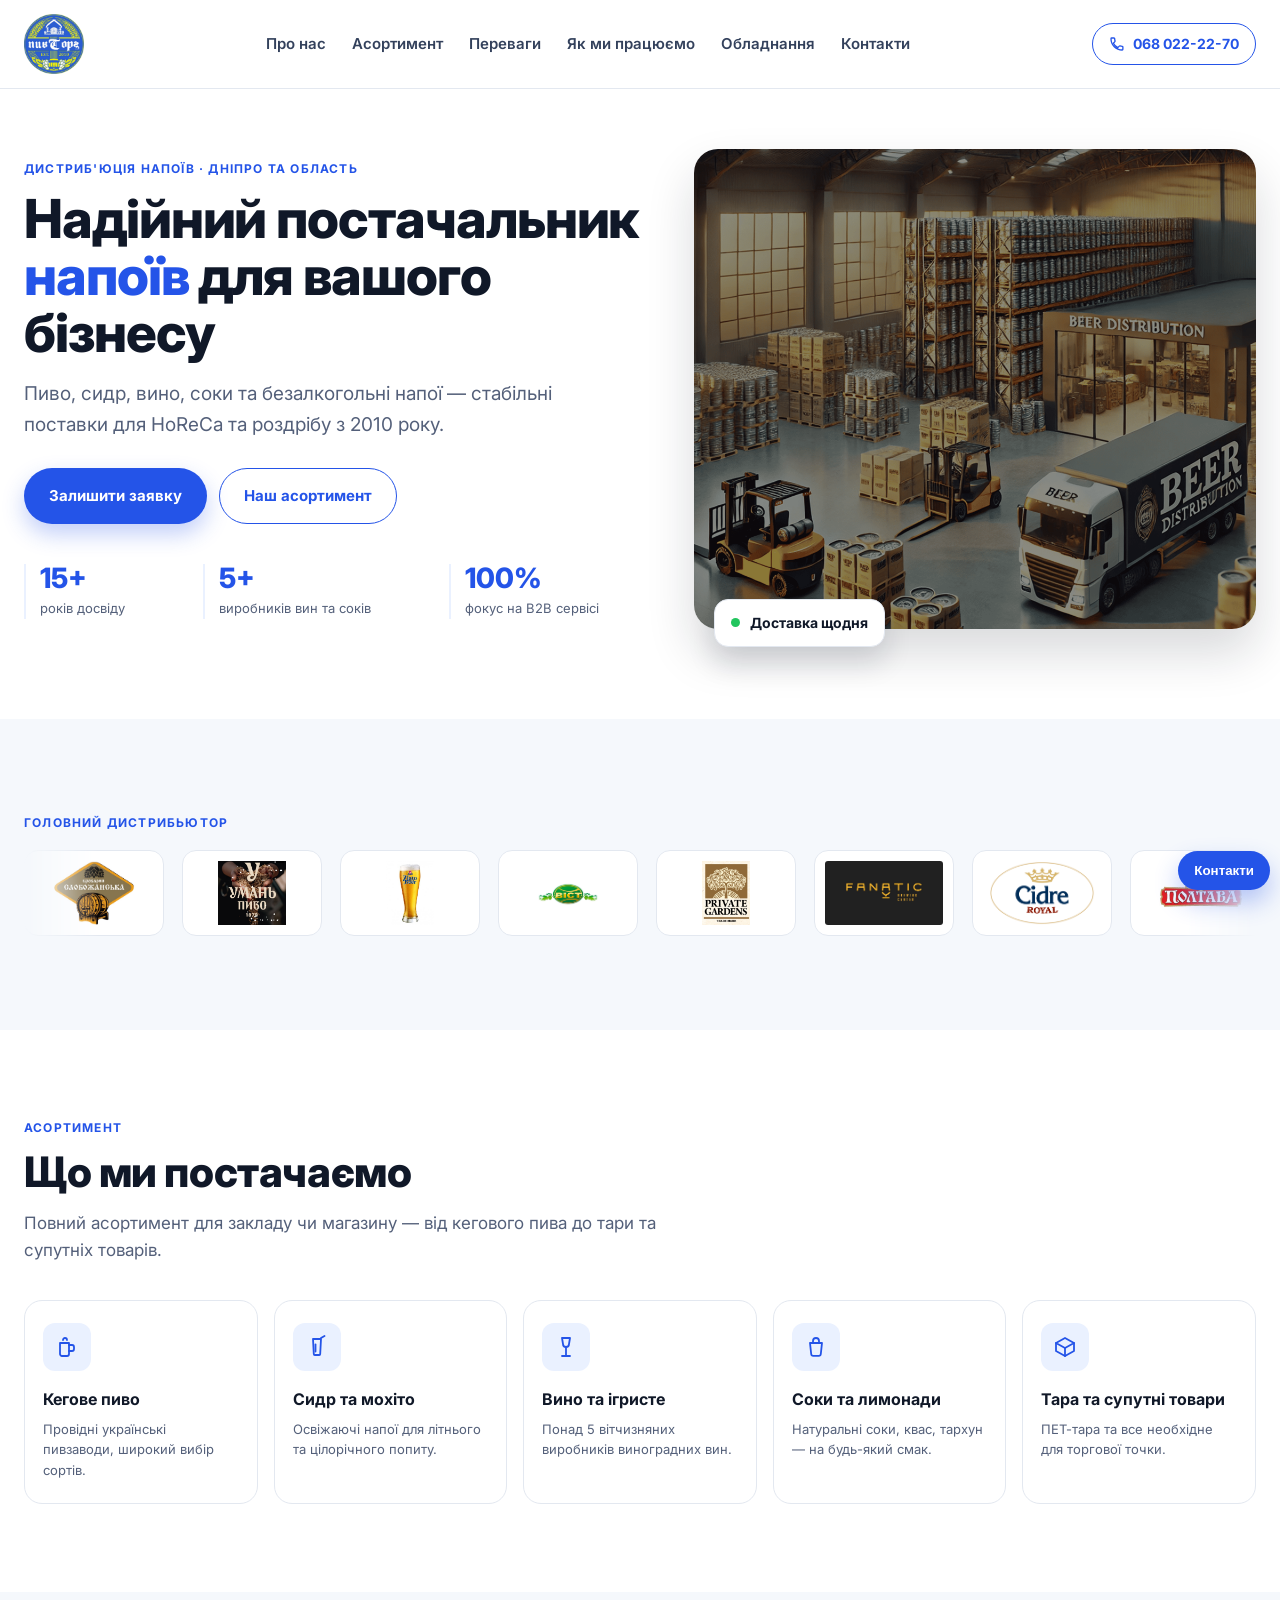
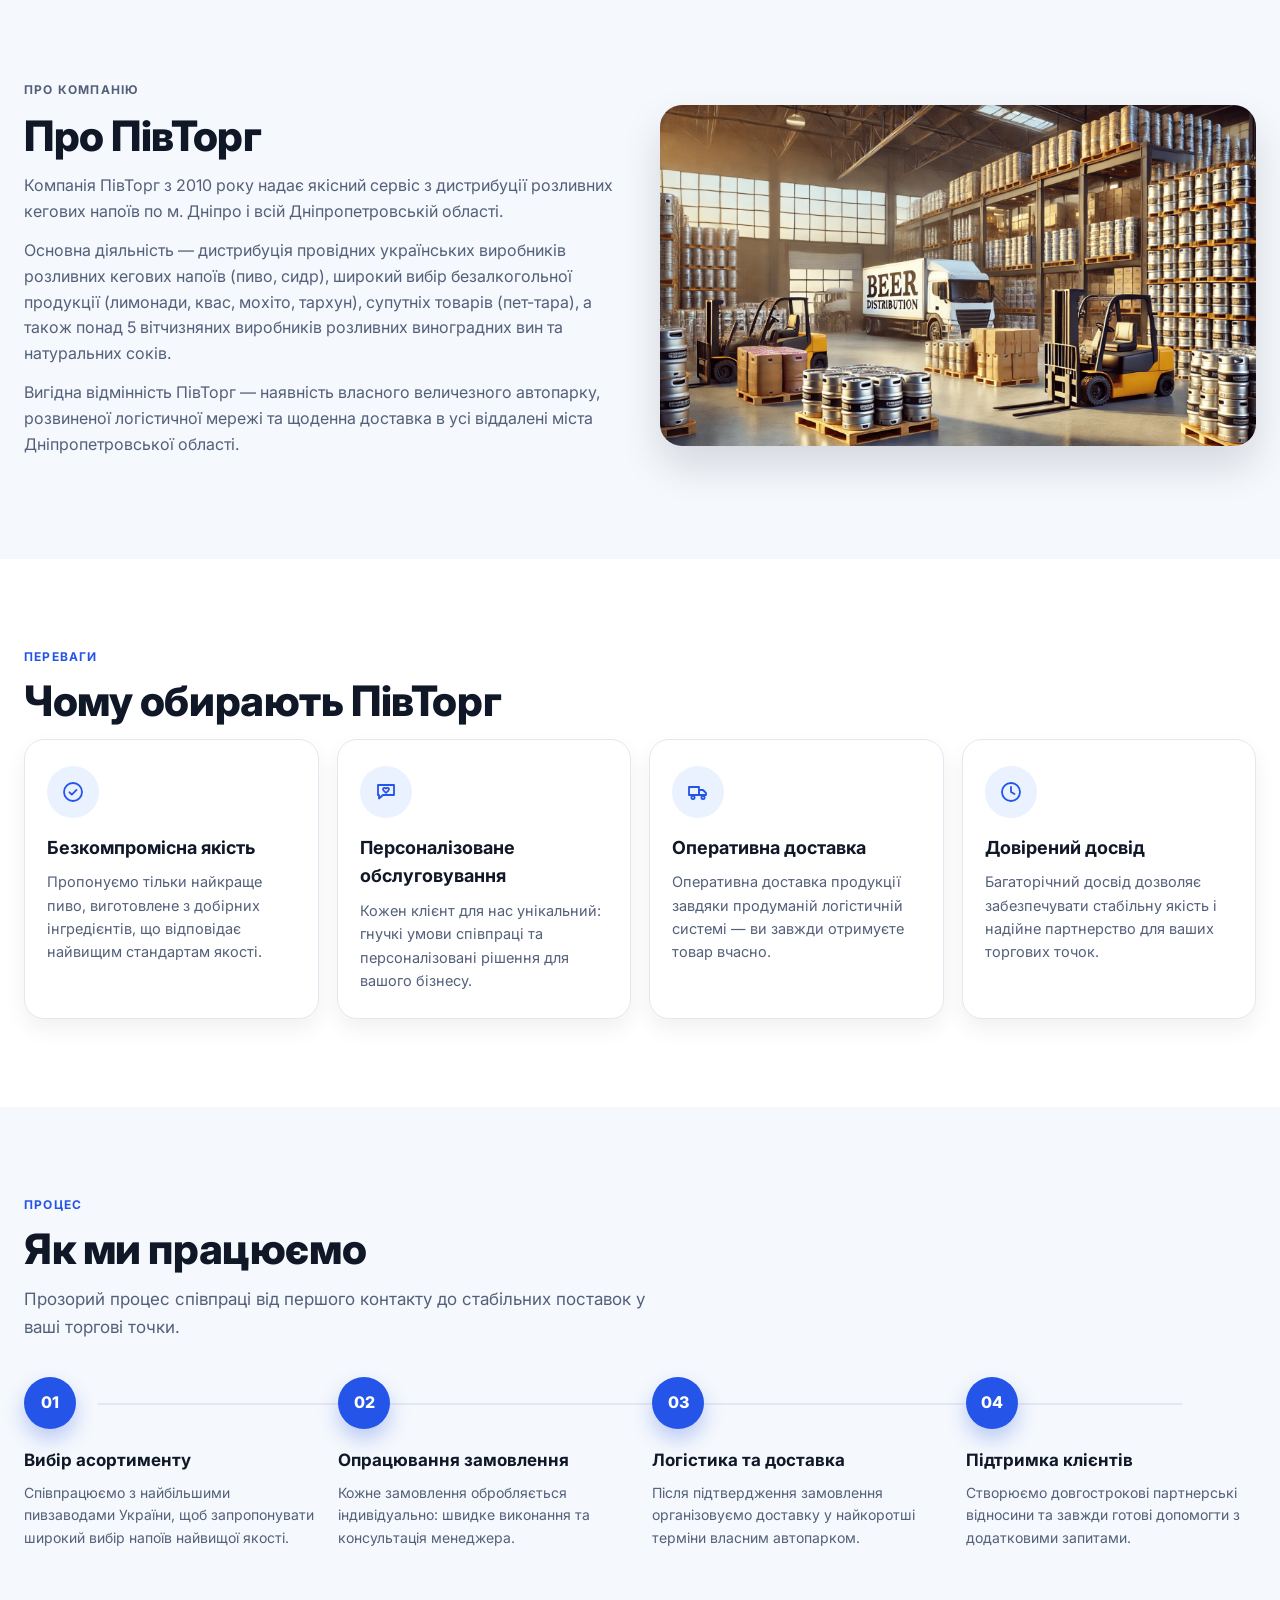
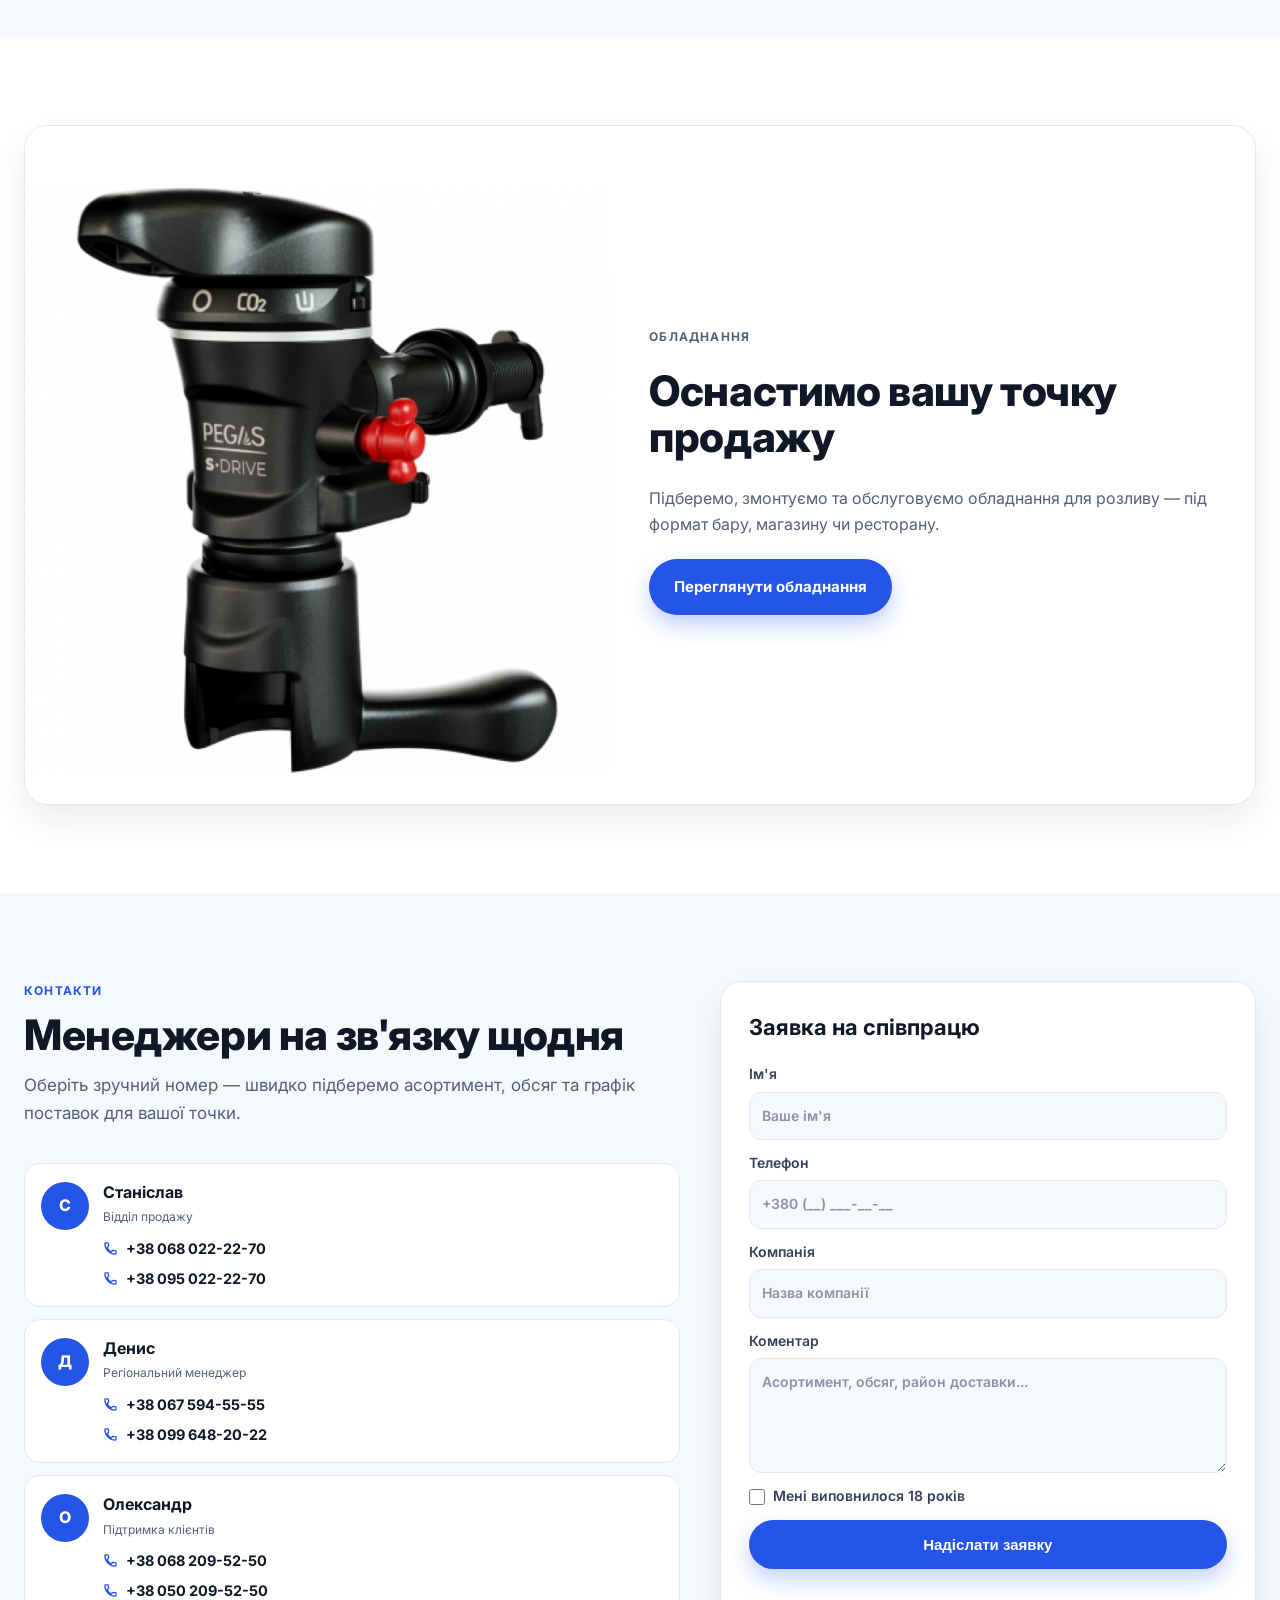
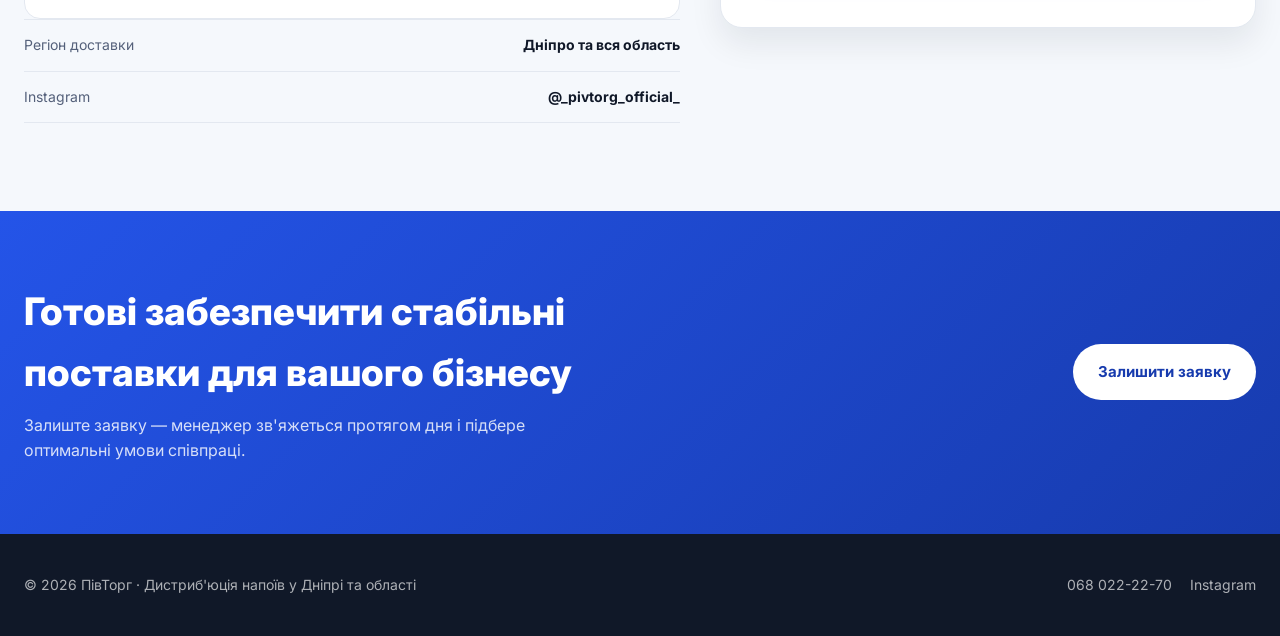
<file: index.html>
<!doctype html>
<html lang="uk">
<head>
  <meta charset="UTF-8" />
  <meta name="viewport" content="width=device-width, initial-scale=1.0" />
  <title>ПiвТорг — Надійний постачальник напоїв для вашого бізнесу</title>
  <meta name="description" content="Дистрибуція розливних кегових напоїв, сидрів та безалкогольної продукції по Дніпру і Дніпропетровській області." />
  <link rel="preconnect" href="https://fonts.googleapis.com">
  <link rel="preconnect" href="https://fonts.gstatic.com" crossorigin>
  <link href="https://fonts.googleapis.com/css2?family=Inter:wght@400;500;600;700;800&display=swap" rel="stylesheet">
  <link rel="icon" href="assets/favicon/favicon.ico" sizes="any">
  <link rel="icon" type="image/png" sizes="32x32" href="assets/favicon/favicon-32x32.png">
  <link rel="icon" type="image/png" sizes="16x16" href="assets/favicon/favicon-16x16.png">
  <link rel="apple-touch-icon" href="assets/favicon/apple-touch-icon.png">
  <link rel="stylesheet" href="styles.css" />
</head>
<body>
  <header class="header">
    <div class="container nav">
      <a href="#top" class="brand">
        <img src="assets/images/logo-main.png" alt="ПiвТорг" />
      </a>
      <nav>
        <a href="#about">Про нас</a>
        <a href="#assortment">Асортимент</a>
        <a href="#advantages">Переваги</a>
        <a href="#work">Як ми працюємо</a>
        <a href="obladnannya.html">Обладнання</a>
        <a href="#contacts">Контакти</a>
      </nav>
      <a class="phone-pill" href="tel:+380680222270">
        <svg width="16" height="16" viewBox="0 0 24 24" fill="none" stroke="currentColor" stroke-width="2" stroke-linecap="round" stroke-linejoin="round" aria-hidden="true" focusable="false"><path d="M6.6 10.8a15.6 15.6 0 0 0 6.6 6.6l2.2-2.2a1 1 0 0 1 1.02-.24c1.06.35 2.2.54 3.4.54a1 1 0 0 1 1 1V20a1 1 0 0 1-1 1C10.5 21 3 13.5 3 4a1 1 0 0 1 1-1h3.52a1 1 0 0 1 1 1c0 1.2.2 2.34.54 3.4a1 1 0 0 1-.25 1.02L6.6 10.8z"/></svg>
        068 022-22-70
      </a>
      <button class="menu-toggle" type="button" aria-label="Відкрити меню" aria-expanded="false" data-menu-toggle>
        <span></span>
        <span></span>
        <span></span>
      </button>
    </div>
  </header>
  <div class="mobile-menu" data-mobile-menu>
      <div class="mobile-menu__backdrop" data-menu-close></div>
      <div class="mobile-menu__panel">
        <div class="mobile-menu__head">
          <img src="assets/images/logo-main.png" alt="ПiвТорг" />
          <button type="button" class="mobile-menu__close" data-menu-close aria-label="Закрити меню">
            <svg viewBox="0 0 24 24" fill="none" stroke="currentColor" stroke-width="2" stroke-linecap="round" stroke-linejoin="round" aria-hidden="true" focusable="false"><path d="M6 6l12 12M18 6L6 18"/></svg>
          </button>
        </div>
        <a href="#about" data-menu-link>Про нас</a>
        <a href="#assortment" data-menu-link>Асортимент</a>
        <a href="#advantages" data-menu-link>Переваги</a>
        <a href="#work" data-menu-link>Як ми працюємо</a>
        <a href="obladnannya.html" data-menu-link>Обладнання</a>
        <a href="#contacts" data-menu-link>Контакти</a>

        <div class="mobile-menu__divider"></div>
        <p class="mobile-menu__label">Категорії</p>
        <div class="mobile-menu__chips">
          <a href="#assortment" data-menu-link>Пиво</a>
          <a href="#assortment" data-menu-link>Сидр</a>
          <a href="#assortment" data-menu-link>Вино та ігристе</a>
          <a href="#assortment" data-menu-link>Соки та лимонади</a>
          <a href="#assortment" data-menu-link>Тара</a>
        </div>

        <div class="mobile-menu__divider"></div>
        <p class="mobile-menu__label">Телефони</p>
        <div class="mobile-menu__phones">
          <a href="tel:+380680222270">
            <svg viewBox="0 0 24 24" fill="none" stroke="currentColor" stroke-width="2" stroke-linecap="round" stroke-linejoin="round" aria-hidden="true" focusable="false"><path d="M6.6 10.8a15.6 15.6 0 0 0 6.6 6.6l2.2-2.2a1 1 0 0 1 1.02-.24c1.06.35 2.2.54 3.4.54a1 1 0 0 1 1 1V20a1 1 0 0 1-1 1C10.5 21 3 13.5 3 4a1 1 0 0 1 1-1h3.52a1 1 0 0 1 1 1c0 1.2.2 2.34.54 3.4a1 1 0 0 1-.25 1.02L6.6 10.8z"/></svg>
            Станіслав · +38 068 022-22-70
          </a>
          <a href="tel:+380675945555">
            <svg viewBox="0 0 24 24" fill="none" stroke="currentColor" stroke-width="2" stroke-linecap="round" stroke-linejoin="round" aria-hidden="true" focusable="false"><path d="M6.6 10.8a15.6 15.6 0 0 0 6.6 6.6l2.2-2.2a1 1 0 0 1 1.02-.24c1.06.35 2.2.54 3.4.54a1 1 0 0 1 1 1V20a1 1 0 0 1-1 1C10.5 21 3 13.5 3 4a1 1 0 0 1 1-1h3.52a1 1 0 0 1 1 1c0 1.2.2 2.34.54 3.4a1 1 0 0 1-.25 1.02L6.6 10.8z"/></svg>
            Денис · +38 067 594-55-55
          </a>
          <a href="tel:+380682095250">
            <svg viewBox="0 0 24 24" fill="none" stroke="currentColor" stroke-width="2" stroke-linecap="round" stroke-linejoin="round" aria-hidden="true" focusable="false"><path d="M6.6 10.8a15.6 15.6 0 0 0 6.6 6.6l2.2-2.2a1 1 0 0 1 1.02-.24c1.06.35 2.2.54 3.4.54a1 1 0 0 1 1 1V20a1 1 0 0 1-1 1C10.5 21 3 13.5 3 4a1 1 0 0 1 1-1h3.52a1 1 0 0 1 1 1c0 1.2.2 2.34.54 3.4a1 1 0 0 1-.25 1.02L6.6 10.8z"/></svg>
            Олександр · +38 068 209-52-50
          </a>
        </div>

        <div class="mobile-menu__divider"></div>
        <div class="mobile-menu__social">
          <a href="https://www.instagram.com/_pivtorg_official_/" target="_blank" rel="noreferrer">
            <svg viewBox="0 0 24 24" aria-hidden="true" focusable="false"><path d="M7.5 2h9A5.5 5.5 0 0 1 22 7.5v9A5.5 5.5 0 0 1 16.5 22h-9A5.5 5.5 0 0 1 2 16.5v-9A5.5 5.5 0 0 1 7.5 2zm0 2A3.5 3.5 0 0 0 4 7.5v9A3.5 3.5 0 0 0 7.5 20h9a3.5 3.5 0 0 0 3.5-3.5v-9A3.5 3.5 0 0 0 16.5 4h-9zm10.75 1.5a1.25 1.25 0 1 1 0 2.5 1.25 1.25 0 0 1 0-2.5zM12 7a5 5 0 1 1 0 10 5 5 0 0 1 0-10zm0 2a3 3 0 1 0 0 6 3 3 0 0 0 0-6z"/></svg>
            Instagram · @_pivtorg_official_
          </a>
        </div>

        <div class="mobile-menu__divider"></div>
        <a class="btn" href="#lead" data-menu-link>Залишити заявку</a>
      </div>
  </div>

  <main id="top">
    <section class="hero">
      <div class="container hero-grid">
        <div>
          <p class="kicker">Дистриб'юція напоїв · Дніпро та область</p>
          <h1>Надійний постачальник <span>напоїв</span> для вашого бізнесу</h1>
          <p class="lead">Пиво, сидр, вино, соки та безалкогольні напої — стабільні поставки для HoReCa та роздрібу з 2010 року.</p>
          <div class="hero-ctas">
            <a class="btn" href="#lead">Залишити заявку</a>
            <a class="pill-outline" href="#assortment">Наш асортимент</a>
          </div>
          <div class="stat-row">
            <div><strong>15+</strong><p>років досвіду</p></div>
            <div><strong>5+</strong><p>виробників вин та соків</p></div>
            <div><strong>100%</strong><p>фокус на B2B сервісі</p></div>
          </div>
        </div>
        <div class="hero-photo">
          <img src="assets/images/hero-bg.png" alt="Розлив напоїв ПiвТорг" />
          <div class="hero-badge-float"><span class="dot"></span>Доставка щодня</div>
        </div>
      </div>
    </section>

    <section class="section section-soft partners">
      <div class="container partners-inner">
        <p class="kicker">Головний дистрибьютор</p>
        <div class="logo-marquee" aria-label="Логотипи партнерів">
          <div class="logo-track">
            <img src="assets/images/partner-01.jpg" alt="Партнер 1">
            <img src="assets/images/partner-02.jpg" alt="Партнер 2">
            <img src="assets/images/partner-03.jpg" alt="Партнер 3">
            <img src="assets/images/partner-04.jpg" alt="Партнер 4">
            <img src="assets/images/partner-05.jpg" alt="Партнер 5">
            <img src="assets/images/partner-06.jpg" alt="Партнер 6">
            <img src="assets/images/partner-07.png" alt="Партнер 7">
            <img src="assets/images/partner-08.jpg" alt="Партнер 8">
            <img src="assets/images/partner-09.jpg" alt="Партнер 9">
            <img src="assets/images/partner-10.jpg" alt="Партнер 10">
            <img src="assets/images/partner-11.jpg" alt="Партнер 11">
            <img src="assets/images/partner-12.jpg" alt="Партнер 12">

            <img src="assets/images/partner-01.jpg" alt="Партнер 1">
            <img src="assets/images/partner-02.jpg" alt="Партнер 2">
            <img src="assets/images/partner-03.jpg" alt="Партнер 3">
            <img src="assets/images/partner-04.jpg" alt="Партнер 4">
            <img src="assets/images/partner-05.jpg" alt="Партнер 5">
            <img src="assets/images/partner-06.jpg" alt="Партнер 6">
            <img src="assets/images/partner-07.png" alt="Партнер 7">
            <img src="assets/images/partner-08.jpg" alt="Партнер 8">
            <img src="assets/images/partner-09.jpg" alt="Партнер 9">
            <img src="assets/images/partner-10.jpg" alt="Партнер 10">
            <img src="assets/images/partner-11.jpg" alt="Партнер 11">
            <img src="assets/images/partner-12.jpg" alt="Партнер 12">
          </div>
        </div>
      </div>
    </section>

    <section id="assortment" class="section">
      <div class="container">
        <p class="kicker">Асортимент</p>
        <h2 class="section-title">Що ми постачаємо</h2>
        <p class="section-lead">Повний асортимент для закладу чи магазину — від кегового пива до тари та супутніх товарів.</p>
        <div class="category-grid">
          <article class="category-card">
            <span class="category-icon">
              <svg viewBox="0 0 24 24" fill="none" stroke="currentColor" stroke-width="1.8" stroke-linecap="round" stroke-linejoin="round" aria-hidden="true" focusable="false"><path d="M5 8h9v11a2 2 0 0 1-2 2H7a2 2 0 0 1-2-2V8z"/><path d="M14 10h3a2 2 0 0 1 2 2v2a2 2 0 0 1-2 2h-3"/><path d="M8 5c0-1 .8-2 2-2s2 1 2 2"/></svg>
            </span>
            <h3>Кегове пиво</h3>
            <p>Провідні українські пивзаводи, широкий вибір сортів.</p>
          </article>
          <article class="category-card">
            <span class="category-icon">
              <svg viewBox="0 0 24 24" fill="none" stroke="currentColor" stroke-width="1.8" stroke-linecap="round" stroke-linejoin="round" aria-hidden="true" focusable="false"><path d="M8 4h8l-.8 15a1 1 0 0 1-1 1h-4.4a1 1 0 0 1-1-1L8 4z"/><path d="M16 3l3.5-2"/><path d="M10.5 9.5v7"/></svg>
            </span>
            <h3>Сидр та мохіто</h3>
            <p>Освіжаючі напої для літнього та цілорічного попиту.</p>
          </article>
          <article class="category-card">
            <span class="category-icon">
              <svg viewBox="0 0 24 24" fill="none" stroke="currentColor" stroke-width="1.8" stroke-linecap="round" stroke-linejoin="round" aria-hidden="true" focusable="false"><path d="M8 3h8l-1 6a3 3 0 0 1-6 0L8 3z"/><path d="M12 13v8"/><path d="M8 21h8"/></svg>
            </span>
            <h3>Вино та ігристе</h3>
            <p>Понад 5 вітчизняних виробників виноградних вин.</p>
          </article>
          <article class="category-card">
            <span class="category-icon">
              <svg viewBox="0 0 24 24" fill="none" stroke="currentColor" stroke-width="1.8" stroke-linecap="round" stroke-linejoin="round" aria-hidden="true" focusable="false"><path d="M6 8h12l-1.2 11a2 2 0 0 1-2 1.8H9.2a2 2 0 0 1-2-1.8L6 8z"/><path d="M9 8V6a3 3 0 0 1 6 0v2"/></svg>
            </span>
            <h3>Соки та лимонади</h3>
            <p>Натуральні соки, квас, тархун — на будь-який смак.</p>
          </article>
          <article class="category-card">
            <span class="category-icon">
              <svg viewBox="0 0 24 24" fill="none" stroke="currentColor" stroke-width="1.8" stroke-linecap="round" stroke-linejoin="round" aria-hidden="true" focusable="false"><path d="M3 8l9-5 9 5-9 5-9-5z"/><path d="M3 8v8l9 5 9-5V8"/><path d="M12 13v8"/></svg>
            </span>
            <h3>Тара та супутні товари</h3>
            <p>ПЕТ-тара та все необхідне для торгової точки.</p>
          </article>
        </div>
      </div>
    </section>

    <section id="about" class="section section-soft">
      <div class="container about-grid">
        <div>
          <p class="kicker">Про компанію</p>
          <h2 class="section-title">Про ПiвТорг</h2>
          <p>Компанія ПiвТорг з 2010 року надає якісний сервіс з дистрибуції розливних кегових напоїв по м. Дніпро і всій Дніпропетровській області.</p>
          <p>Основна діяльність — дистрибуція провідних українських виробників розливних кегових напоїв (пиво, сидр), широкий вибір безалкогольної продукції (лимонади, квас, мохіто, тархун), супутніх товарів (пет-тара), а також понад 5 вітчизняних виробників розливних виноградних вин та натуральних соків.</p>
          <p>Вигідна відмінність ПiвТорг — наявність власного величезного автопарку, розвиненої логістичної мережі та щоденна доставка в усі віддалені міста Дніпропетровської області.</p>
        </div>
        <img src="assets/images/about-team.png" alt="Команда ПiвТорг" />
      </div>
    </section>

    <section id="advantages" class="section">
      <div class="container">
        <p class="kicker">Переваги</p>
        <h2 class="section-title">Чому обирають ПiвТорг</h2>
        <div class="advantages-grid">
          <article class="card">
            <span class="card-icon">
              <svg viewBox="0 0 24 24" fill="none" stroke="currentColor" stroke-width="1.8" stroke-linecap="round" stroke-linejoin="round" aria-hidden="true" focusable="false"><circle cx="12" cy="12" r="9"/><path d="M8.5 12.3l2.3 2.3 4.7-4.7"/></svg>
            </span>
            <h3>Безкомпромісна якість</h3>
            <p>Пропонуємо тільки найкраще пиво, виготовлене з добірних інгредієнтів, що відповідає найвищим стандартам якості.</p>
          </article>
          <article class="card">
            <span class="card-icon">
              <svg viewBox="0 0 24 24" fill="none" stroke="currentColor" stroke-width="1.8" stroke-linecap="round" stroke-linejoin="round" aria-hidden="true" focusable="false"><path d="M4 5h16v10H9l-4 3.5V15H4z"/><path d="M12 8.6c-.6-1-2.4-1-2.9.1-.4.9.1 1.6 1 2.4l1.9 1.7 1.9-1.7c.9-.8 1.4-1.5 1-2.4-.5-1.1-2.3-1.1-2.9-.1z"/></svg>
            </span>
            <h3>Персоналізоване обслуговування</h3>
            <p>Кожен клієнт для нас унікальний: гнучкі умови співпраці та персоналізовані рішення для вашого бізнесу.</p>
          </article>
          <article class="card">
            <span class="card-icon">
              <svg viewBox="0 0 24 24" fill="none" stroke="currentColor" stroke-width="1.8" stroke-linecap="round" stroke-linejoin="round" aria-hidden="true" focusable="false"><path d="M3 7h10v8H3z"/><path d="M13 10h4l3 3v2h-7z"/><circle cx="7" cy="17.5" r="1.6"/><circle cx="17" cy="17.5" r="1.6"/></svg>
            </span>
            <h3>Оперативна доставка</h3>
            <p>Оперативна доставка продукції завдяки продуманій логістичній системі — ви завжди отримуєте товар вчасно.</p>
          </article>
          <article class="card">
            <span class="card-icon">
              <svg viewBox="0 0 24 24" fill="none" stroke="currentColor" stroke-width="1.8" stroke-linecap="round" stroke-linejoin="round" aria-hidden="true" focusable="false"><circle cx="12" cy="12" r="9"/><path d="M12 7v5l3.5 2"/></svg>
            </span>
            <h3>Довірений досвід</h3>
            <p>Багаторічний досвід дозволяє забезпечувати стабільну якість і надійне партнерство для ваших торгових точок.</p>
          </article>
        </div>
      </div>
    </section>

    <section id="work" class="section section-soft">
      <div class="container">
        <p class="kicker">Процес</p>
        <h2 class="section-title">Як ми працюємо</h2>
        <p class="section-lead">Прозорий процес співпраці від першого контакту до стабільних поставок у ваші торгові точки.</p>
        <div class="process-list">
          <article class="process-step">
            <span class="process-num">01</span>
            <h3>Вибір асортименту</h3>
            <p>Співпрацюємо з найбільшими пивзаводами України, щоб запропонувати широкий вибір напоїв найвищої якості.</p>
          </article>
          <article class="process-step">
            <span class="process-num">02</span>
            <h3>Опрацювання замовлення</h3>
            <p>Кожне замовлення обробляється індивідуально: швидке виконання та консультація менеджера.</p>
          </article>
          <article class="process-step">
            <span class="process-num">03</span>
            <h3>Логістика та доставка</h3>
            <p>Після підтвердження замовлення організовуємо доставку у найкоротші терміни власним автопарком.</p>
          </article>
          <article class="process-step">
            <span class="process-num">04</span>
            <h3>Підтримка клієнтів</h3>
            <p>Створюємо довгострокові партнерські відносини та завжди готові допомогти з додатковими запитами.</p>
          </article>
        </div>
      </div>
    </section>

    <section class="section">
      <div class="container">
        <div class="teaser">
          <img src="assets/images/equipment-05.jpg" alt="Обладнання для пивного бізнесу" />
          <div class="teaser-body">
            <p class="kicker">Обладнання</p>
            <h2 class="section-title">Оснастимо вашу точку продажу</h2>
            <p>Підберемо, змонтуємо та обслуговуємо обладнання для розливу — під формат бару, магазину чи ресторану.</p>
            <a class="btn" href="obladnannya.html" style="align-self:flex-start;">Переглянути обладнання</a>
          </div>
        </div>
      </div>
    </section>

    <section id="contacts" class="section section-soft">
      <div class="container contacts-grid">
        <div>
          <p class="kicker">Контакти</p>
          <h2 class="section-title">Менеджери на зв'язку щодня</h2>
          <p class="section-lead">Оберіть зручний номер — швидко підберемо асортимент, обсяг та графік поставок для вашої точки.</p>

          <div class="manager-grid">
            <div class="manager-card">
              <span class="manager-avatar">С</span>
              <div class="manager-info">
                <h3>Станіслав</h3>
                <span>Відділ продажу</span>
                <div class="manager-phones">
                  <a href="tel:+380680222270">
                    <svg viewBox="0 0 24 24" fill="none" stroke="currentColor" stroke-width="2" stroke-linecap="round" stroke-linejoin="round" aria-hidden="true" focusable="false"><path d="M6.6 10.8a15.6 15.6 0 0 0 6.6 6.6l2.2-2.2a1 1 0 0 1 1.02-.24c1.06.35 2.2.54 3.4.54a1 1 0 0 1 1 1V20a1 1 0 0 1-1 1C10.5 21 3 13.5 3 4a1 1 0 0 1 1-1h3.52a1 1 0 0 1 1 1c0 1.2.2 2.34.54 3.4a1 1 0 0 1-.25 1.02L6.6 10.8z"/></svg>
                    +38 068 022-22-70
                  </a>
                  <a href="tel:+380950222270">
                    <svg viewBox="0 0 24 24" fill="none" stroke="currentColor" stroke-width="2" stroke-linecap="round" stroke-linejoin="round" aria-hidden="true" focusable="false"><path d="M6.6 10.8a15.6 15.6 0 0 0 6.6 6.6l2.2-2.2a1 1 0 0 1 1.02-.24c1.06.35 2.2.54 3.4.54a1 1 0 0 1 1 1V20a1 1 0 0 1-1 1C10.5 21 3 13.5 3 4a1 1 0 0 1 1-1h3.52a1 1 0 0 1 1 1c0 1.2.2 2.34.54 3.4a1 1 0 0 1-.25 1.02L6.6 10.8z"/></svg>
                    +38 095 022-22-70
                  </a>
                </div>
              </div>
            </div>
            <div class="manager-card">
              <span class="manager-avatar">Д</span>
              <div class="manager-info">
                <h3>Денис</h3>
                <span>Регіональний менеджер</span>
                <div class="manager-phones">
                  <a href="tel:+380675945555">
                    <svg viewBox="0 0 24 24" fill="none" stroke="currentColor" stroke-width="2" stroke-linecap="round" stroke-linejoin="round" aria-hidden="true" focusable="false"><path d="M6.6 10.8a15.6 15.6 0 0 0 6.6 6.6l2.2-2.2a1 1 0 0 1 1.02-.24c1.06.35 2.2.54 3.4.54a1 1 0 0 1 1 1V20a1 1 0 0 1-1 1C10.5 21 3 13.5 3 4a1 1 0 0 1 1-1h3.52a1 1 0 0 1 1 1c0 1.2.2 2.34.54 3.4a1 1 0 0 1-.25 1.02L6.6 10.8z"/></svg>
                    +38 067 594-55-55
                  </a>
                  <a href="tel:+380996482022">
                    <svg viewBox="0 0 24 24" fill="none" stroke="currentColor" stroke-width="2" stroke-linecap="round" stroke-linejoin="round" aria-hidden="true" focusable="false"><path d="M6.6 10.8a15.6 15.6 0 0 0 6.6 6.6l2.2-2.2a1 1 0 0 1 1.02-.24c1.06.35 2.2.54 3.4.54a1 1 0 0 1 1 1V20a1 1 0 0 1-1 1C10.5 21 3 13.5 3 4a1 1 0 0 1 1-1h3.52a1 1 0 0 1 1 1c0 1.2.2 2.34.54 3.4a1 1 0 0 1-.25 1.02L6.6 10.8z"/></svg>
                    +38 099 648-20-22
                  </a>
                </div>
              </div>
            </div>
            <div class="manager-card">
              <span class="manager-avatar">О</span>
              <div class="manager-info">
                <h3>Олександр</h3>
                <span>Підтримка клієнтів</span>
                <div class="manager-phones">
                  <a href="tel:+380682095250">
                    <svg viewBox="0 0 24 24" fill="none" stroke="currentColor" stroke-width="2" stroke-linecap="round" stroke-linejoin="round" aria-hidden="true" focusable="false"><path d="M6.6 10.8a15.6 15.6 0 0 0 6.6 6.6l2.2-2.2a1 1 0 0 1 1.02-.24c1.06.35 2.2.54 3.4.54a1 1 0 0 1 1 1V20a1 1 0 0 1-1 1C10.5 21 3 13.5 3 4a1 1 0 0 1 1-1h3.52a1 1 0 0 1 1 1c0 1.2.2 2.34.54 3.4a1 1 0 0 1-.25 1.02L6.6 10.8z"/></svg>
                    +38 068 209-52-50
                  </a>
                  <a href="tel:+380502095250">
                    <svg viewBox="0 0 24 24" fill="none" stroke="currentColor" stroke-width="2" stroke-linecap="round" stroke-linejoin="round" aria-hidden="true" focusable="false"><path d="M6.6 10.8a15.6 15.6 0 0 0 6.6 6.6l2.2-2.2a1 1 0 0 1 1.02-.24c1.06.35 2.2.54 3.4.54a1 1 0 0 1 1 1V20a1 1 0 0 1-1 1C10.5 21 3 13.5 3 4a1 1 0 0 1 1-1h3.52a1 1 0 0 1 1 1c0 1.2.2 2.34.54 3.4a1 1 0 0 1-.25 1.02L6.6 10.8z"/></svg>
                    +38 050 209-52-50
                  </a>
                </div>
              </div>
            </div>
          </div>

          <div class="meta-row">
            <span>Регіон доставки</span>
            <span>Дніпро та вся область</span>
          </div>
          <div class="meta-row">
            <span>Instagram</span>
            <span><a href="https://www.instagram.com/_pivtorg_official_/" target="_blank" rel="noreferrer">@_pivtorg_official_</a></span>
          </div>
        </div>

        <form id="lead" class="form" data-form>
          <h2>Заявка на співпрацю</h2>
          <div class="hp-field" aria-hidden="true">
            <label>
              Залиште це поле порожнім
              <input type="text" name="website" tabindex="-1" autocomplete="off">
            </label>
          </div>
          <label>
            Ім'я
            <input name="name" type="text" placeholder="Ваше ім'я" maxlength="100" required>
          </label>
          <label>
            Телефон
            <input name="phone" type="tel" placeholder="+380 (__) ___-__-__" maxlength="30" required>
          </label>
          <label>
            Компанія
            <input name="company" type="text" placeholder="Назва компанії" maxlength="150">
          </label>
          <label>
            Коментар
            <textarea name="message" rows="4" placeholder="Асортимент, обсяг, район доставки..." maxlength="1000"></textarea>
          </label>
          <label class="check">
            <input type="checkbox" name="age18" required>
            <span>Мені виповнилося 18 років</span>
          </label>
          <button class="btn" type="submit">Надіслати заявку</button>
          <p class="form-status" data-status></p>
        </form>
      </div>
    </section>

    <section class="closing">
      <div class="container closing-inner">
        <div>
          <h2>Готові забезпечити стабільні поставки для вашого бізнесу</h2>
          <p>Залиште заявку — менеджер зв'яжеться протягом дня і підбере оптимальні умови співпраці.</p>
        </div>
        <a class="btn" href="#lead">Залишити заявку</a>
      </div>
    </section>
  </main>

  <footer class="footer">
    <div class="container footer-grid">
      <p>© <span id="year"></span> ПiвТорг · Дистриб'юція напоїв у Дніпрі та області</p>
      <div class="footer-links">
        <a href="tel:+380680222270">068 022-22-70</a>
        <a href="https://www.instagram.com/_pivtorg_official_/" target="_blank" rel="noreferrer">Instagram</a>
      </div>
    </div>
  </footer>

  <div class="quick-contact" data-quick-contact>
    <button class="quick-contact__toggle" type="button" aria-label="Відкрити контакти" aria-expanded="false" data-quick-toggle>
      Контакти
    </button>
    <div class="quick-contact__panel">
      <a class="quick-contact__icon" href="tel:+380680222270" aria-label="Зателефонувати">
        <svg viewBox="0 0 24 24" aria-hidden="true" focusable="false">
          <path d="M6.6 10.8a15.6 15.6 0 0 0 6.6 6.6l2.2-2.2a1 1 0 0 1 1-.24c1.06.35 2.2.54 3.4.54a1 1 0 0 1 1 1V20a1 1 0 0 1-1 1C10.5 21 3 13.5 3 4a1 1 0 0 1 1-1h3.52a1 1 0 0 1 1 1c0 1.2.2 2.34.54 3.4a1 1 0 0 1-.25 1.02L6.6 10.8z"/>
        </svg>
      </a>
      <a class="quick-contact__icon" href="https://www.instagram.com/_pivtorg_official_/" target="_blank" rel="noreferrer" aria-label="Instagram ПiвТорг">
        <svg viewBox="0 0 24 24" aria-hidden="true" focusable="false">
          <path d="M7.5 2h9A5.5 5.5 0 0 1 22 7.5v9A5.5 5.5 0 0 1 16.5 22h-9A5.5 5.5 0 0 1 2 16.5v-9A5.5 5.5 0 0 1 7.5 2zm0 2A3.5 3.5 0 0 0 4 7.5v9A3.5 3.5 0 0 0 7.5 20h9a3.5 3.5 0 0 0 3.5-3.5v-9A3.5 3.5 0 0 0 16.5 4h-9zm10.75 1.5a1.25 1.25 0 1 1 0 2.5 1.25 1.25 0 0 1 0-2.5zM12 7a5 5 0 1 1 0 10 5 5 0 0 1 0-10zm0 2a3 3 0 1 0 0 6 3 3 0 0 0 0-6z"/>
        </svg>
      </a>
    </div>
  </div>

  <script src="script.js"></script>
</body>
</html>
</file>
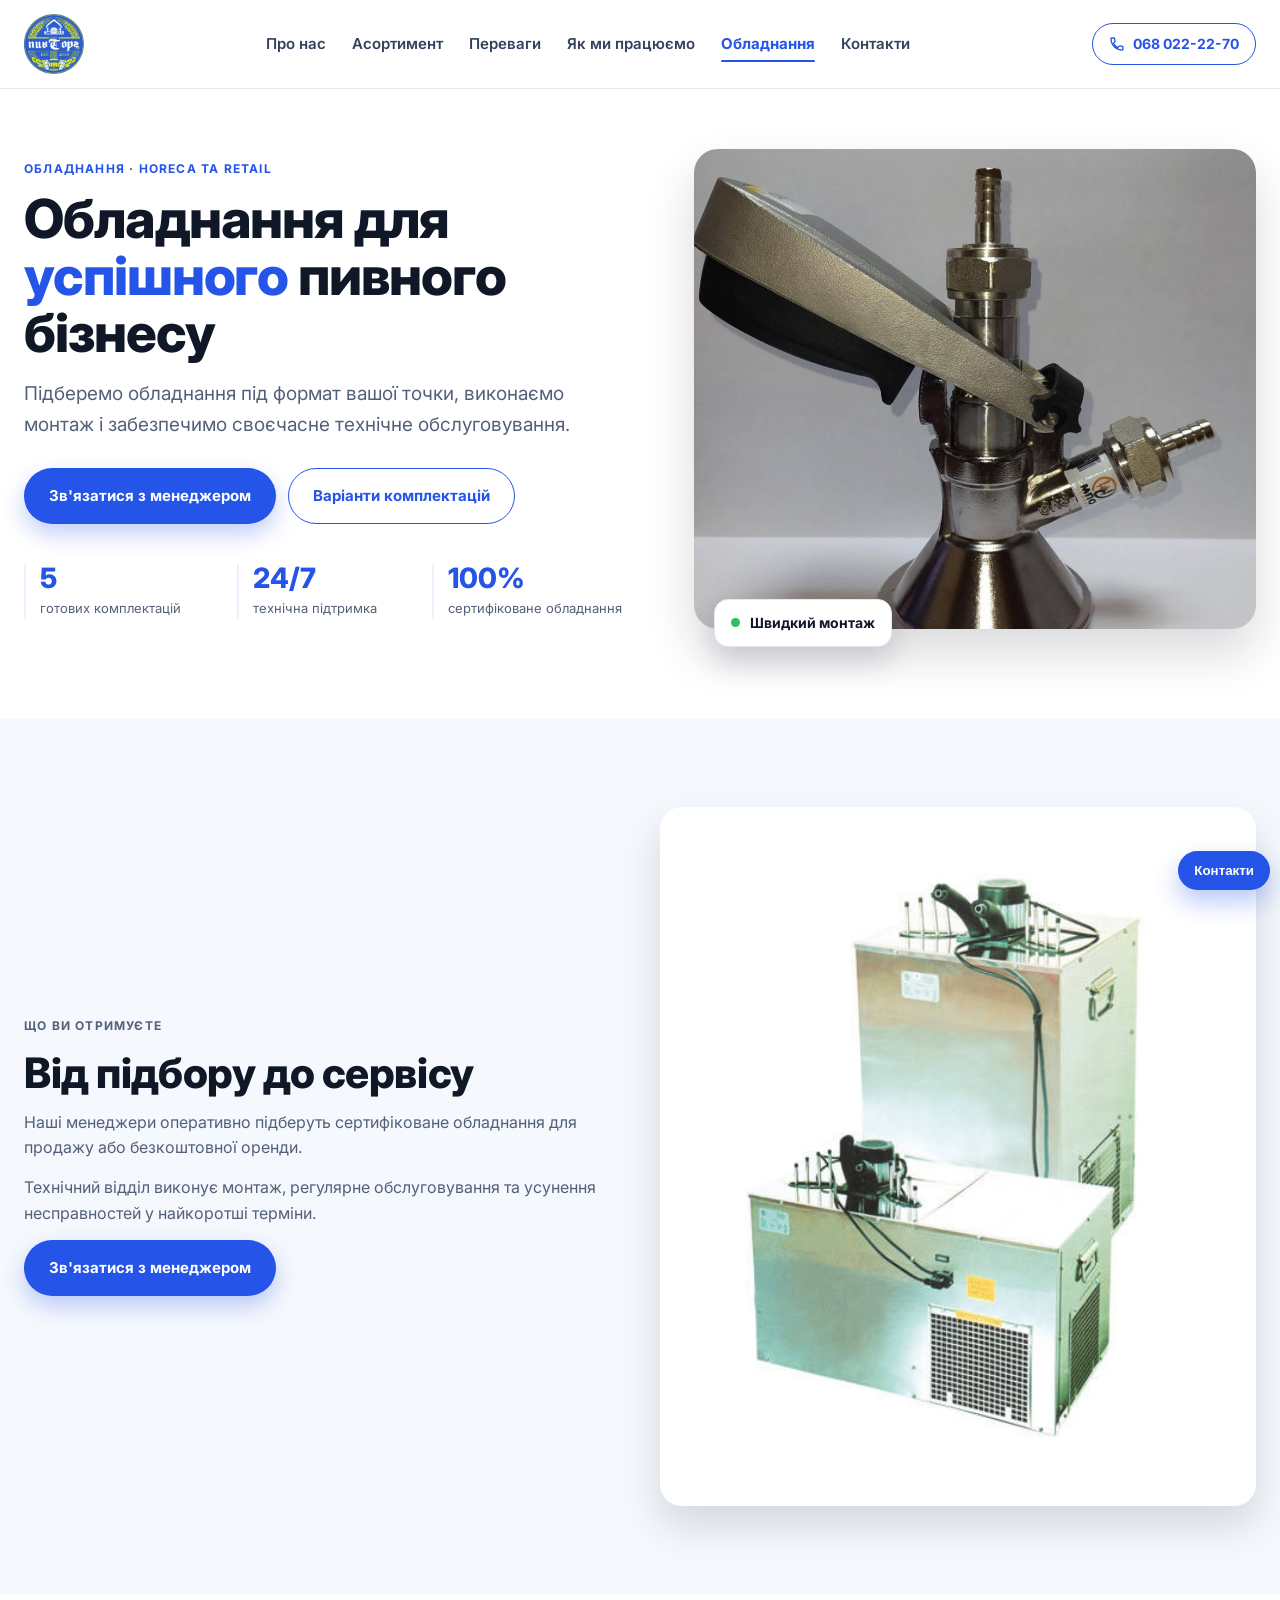
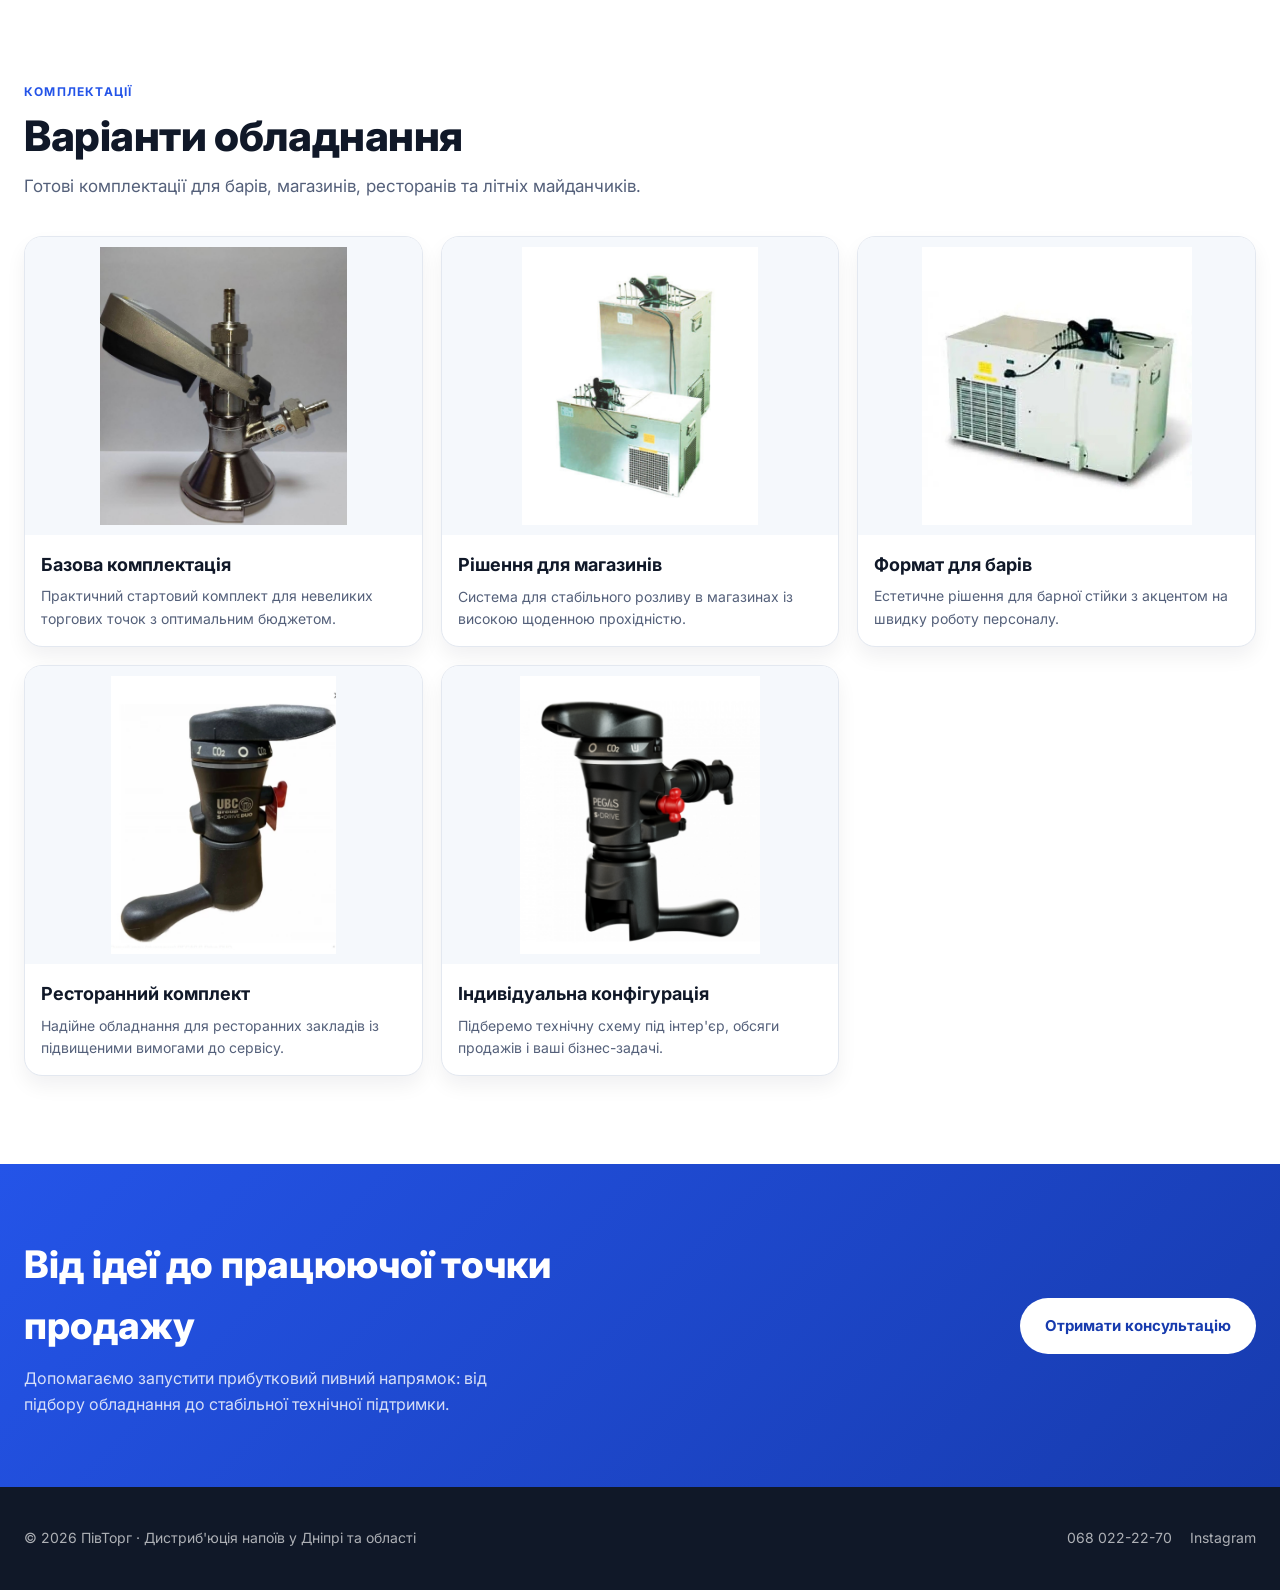
<file: obladnannya.html>
<!doctype html>
<html lang="uk">
<head>
  <meta charset="UTF-8" />
  <meta name="viewport" content="width=device-width, initial-scale=1.0" />
  <title>ПiвТорг — Обладнання</title>
  <meta name="description" content="Професійне обладнання для пивного бізнесу: підбір, монтаж і сервіс від ПiвТорг." />
  <link rel="preconnect" href="https://fonts.googleapis.com">
  <link rel="preconnect" href="https://fonts.gstatic.com" crossorigin>
  <link href="https://fonts.googleapis.com/css2?family=Inter:wght@400;500;600;700;800&display=swap" rel="stylesheet">
  <link rel="icon" href="assets/favicon/favicon.ico" sizes="any">
  <link rel="icon" type="image/png" sizes="32x32" href="assets/favicon/favicon-32x32.png">
  <link rel="icon" type="image/png" sizes="16x16" href="assets/favicon/favicon-16x16.png">
  <link rel="apple-touch-icon" href="assets/favicon/apple-touch-icon.png">
  <link rel="stylesheet" href="styles.css" />
</head>
<body>
  <header class="header">
    <div class="container nav">
      <a href="index.html#top" class="brand">
        <img src="assets/images/logo-main.png" alt="ПiвТорг" />
      </a>
      <nav>
        <a href="index.html#about">Про нас</a>
        <a href="index.html#assortment">Асортимент</a>
        <a href="index.html#advantages">Переваги</a>
        <a href="index.html#work">Як ми працюємо</a>
        <a href="obladnannya.html" aria-current="page">Обладнання</a>
        <a href="index.html#contacts">Контакти</a>
      </nav>
      <a class="phone-pill" href="tel:+380680222270">
        <svg width="16" height="16" viewBox="0 0 24 24" fill="none" stroke="currentColor" stroke-width="2" stroke-linecap="round" stroke-linejoin="round" aria-hidden="true" focusable="false"><path d="M6.6 10.8a15.6 15.6 0 0 0 6.6 6.6l2.2-2.2a1 1 0 0 1 1.02-.24c1.06.35 2.2.54 3.4.54a1 1 0 0 1 1 1V20a1 1 0 0 1-1 1C10.5 21 3 13.5 3 4a1 1 0 0 1 1-1h3.52a1 1 0 0 1 1 1c0 1.2.2 2.34.54 3.4a1 1 0 0 1-.25 1.02L6.6 10.8z"/></svg>
        068 022-22-70
      </a>
      <button class="menu-toggle" type="button" aria-label="Відкрити меню" aria-expanded="false" data-menu-toggle>
        <span></span>
        <span></span>
        <span></span>
      </button>
    </div>
  </header>
  <div class="mobile-menu" data-mobile-menu>
      <div class="mobile-menu__backdrop" data-menu-close></div>
      <div class="mobile-menu__panel">
        <div class="mobile-menu__head">
          <img src="assets/images/logo-main.png" alt="ПiвТорг" />
          <button type="button" class="mobile-menu__close" data-menu-close aria-label="Закрити меню">
            <svg viewBox="0 0 24 24" fill="none" stroke="currentColor" stroke-width="2" stroke-linecap="round" stroke-linejoin="round" aria-hidden="true" focusable="false"><path d="M6 6l12 12M18 6L6 18"/></svg>
          </button>
        </div>
        <a href="index.html#about" data-menu-link>Про нас</a>
        <a href="index.html#assortment" data-menu-link>Асортимент</a>
        <a href="index.html#advantages" data-menu-link>Переваги</a>
        <a href="index.html#work" data-menu-link>Як ми працюємо</a>
        <a href="obladnannya.html" data-menu-link>Обладнання</a>
        <a href="index.html#contacts" data-menu-link>Контакти</a>

        <div class="mobile-menu__divider"></div>
        <p class="mobile-menu__label">Категорії</p>
        <div class="mobile-menu__chips">
          <a href="index.html#assortment" data-menu-link>Пиво</a>
          <a href="index.html#assortment" data-menu-link>Сидр</a>
          <a href="index.html#assortment" data-menu-link>Вино та ігристе</a>
          <a href="index.html#assortment" data-menu-link>Соки та лимонади</a>
          <a href="index.html#assortment" data-menu-link>Тара</a>
        </div>

        <div class="mobile-menu__divider"></div>
        <p class="mobile-menu__label">Телефони</p>
        <div class="mobile-menu__phones">
          <a href="tel:+380680222270">
            <svg viewBox="0 0 24 24" fill="none" stroke="currentColor" stroke-width="2" stroke-linecap="round" stroke-linejoin="round" aria-hidden="true" focusable="false"><path d="M6.6 10.8a15.6 15.6 0 0 0 6.6 6.6l2.2-2.2a1 1 0 0 1 1.02-.24c1.06.35 2.2.54 3.4.54a1 1 0 0 1 1 1V20a1 1 0 0 1-1 1C10.5 21 3 13.5 3 4a1 1 0 0 1 1-1h3.52a1 1 0 0 1 1 1c0 1.2.2 2.34.54 3.4a1 1 0 0 1-.25 1.02L6.6 10.8z"/></svg>
            Станіслав · +38 068 022-22-70
          </a>
          <a href="tel:+380675945555">
            <svg viewBox="0 0 24 24" fill="none" stroke="currentColor" stroke-width="2" stroke-linecap="round" stroke-linejoin="round" aria-hidden="true" focusable="false"><path d="M6.6 10.8a15.6 15.6 0 0 0 6.6 6.6l2.2-2.2a1 1 0 0 1 1.02-.24c1.06.35 2.2.54 3.4.54a1 1 0 0 1 1 1V20a1 1 0 0 1-1 1C10.5 21 3 13.5 3 4a1 1 0 0 1 1-1h3.52a1 1 0 0 1 1 1c0 1.2.2 2.34.54 3.4a1 1 0 0 1-.25 1.02L6.6 10.8z"/></svg>
            Денис · +38 067 594-55-55
          </a>
          <a href="tel:+380682095250">
            <svg viewBox="0 0 24 24" fill="none" stroke="currentColor" stroke-width="2" stroke-linecap="round" stroke-linejoin="round" aria-hidden="true" focusable="false"><path d="M6.6 10.8a15.6 15.6 0 0 0 6.6 6.6l2.2-2.2a1 1 0 0 1 1.02-.24c1.06.35 2.2.54 3.4.54a1 1 0 0 1 1 1V20a1 1 0 0 1-1 1C10.5 21 3 13.5 3 4a1 1 0 0 1 1-1h3.52a1 1 0 0 1 1 1c0 1.2.2 2.34.54 3.4a1 1 0 0 1-.25 1.02L6.6 10.8z"/></svg>
            Олександр · +38 068 209-52-50
          </a>
        </div>

        <div class="mobile-menu__divider"></div>
        <div class="mobile-menu__social">
          <a href="https://www.instagram.com/_pivtorg_official_/" target="_blank" rel="noreferrer">
            <svg viewBox="0 0 24 24" aria-hidden="true" focusable="false"><path d="M7.5 2h9A5.5 5.5 0 0 1 22 7.5v9A5.5 5.5 0 0 1 16.5 22h-9A5.5 5.5 0 0 1 2 16.5v-9A5.5 5.5 0 0 1 7.5 2zm0 2A3.5 3.5 0 0 0 4 7.5v9A3.5 3.5 0 0 0 7.5 20h9a3.5 3.5 0 0 0 3.5-3.5v-9A3.5 3.5 0 0 0 16.5 4h-9zm10.75 1.5a1.25 1.25 0 1 1 0 2.5 1.25 1.25 0 0 1 0-2.5zM12 7a5 5 0 1 1 0 10 5 5 0 0 1 0-10zm0 2a3 3 0 1 0 0 6 3 3 0 0 0 0-6z"/></svg>
            Instagram · @_pivtorg_official_
          </a>
        </div>

        <div class="mobile-menu__divider"></div>
        <a class="btn" href="index.html#lead" data-menu-link>Залишити заявку</a>
      </div>
  </div>

  <main>
    <section class="hero">
      <div class="container hero-grid">
        <div>
          <p class="kicker">Обладнання · HoReCa та Retail</p>
          <h1>Обладнання для <span>успішного</span> пивного бізнесу</h1>
          <p class="lead">Підберемо обладнання під формат вашої точки, виконаємо монтаж і забезпечимо своєчасне технічне обслуговування.</p>
          <div class="hero-ctas">
            <a class="btn" href="index.html#lead">Зв'язатися з менеджером</a>
            <a class="pill-outline" href="#variants">Варіанти комплектацій</a>
          </div>
          <div class="stat-row">
            <div><strong>5</strong><p>готових комплектацій</p></div>
            <div><strong>24/7</strong><p>технічна підтримка</p></div>
            <div><strong>100%</strong><p>сертифіковане обладнання</p></div>
          </div>
        </div>
        <div class="hero-photo">
          <img src="assets/images/equipment-01.jpg" alt="Обладнання для розливу напоїв" />
          <div class="hero-badge-float"><span class="dot"></span>Швидкий монтаж</div>
        </div>
      </div>
    </section>

    <section class="section section-soft">
      <div class="container about-grid">
        <div>
          <p class="kicker">Що ви отримуєте</p>
          <h2 class="section-title">Від підбору до сервісу</h2>
          <p>Наші менеджери оперативно підберуть сертифіковане обладнання для продажу або безкоштовної оренди.</p>
          <p>Технічний відділ виконує монтаж, регулярне обслуговування та усунення несправностей у найкоротші терміни.</p>
          <a class="btn" href="index.html#contacts">Зв'язатися з менеджером</a>
        </div>
        <img src="assets/images/equipment-02.jpg" alt="Комплектація обладнання" />
      </div>
    </section>

    <section id="variants" class="section">
      <div class="container">
        <p class="kicker">Комплектації</p>
        <h2 class="section-title">Варіанти обладнання</h2>
        <p class="section-lead">Готові комплектації для барів, магазинів, ресторанів та літніх майданчиків.</p>
        <div class="equipment-grid">
          <article class="equipment-card">
            <img src="assets/images/equipment-01.jpg" alt="Комплектація обладнання 1" />
            <div class="equipment-card__body">
              <h3>Базова комплектація</h3>
              <p>Практичний стартовий комплект для невеликих торгових точок з оптимальним бюджетом.</p>
            </div>
          </article>
          <article class="equipment-card">
            <img src="assets/images/equipment-02.jpg" alt="Комплектація обладнання 2" />
            <div class="equipment-card__body">
              <h3>Рішення для магазинів</h3>
              <p>Система для стабільного розливу в магазинах із високою щоденною прохідністю.</p>
            </div>
          </article>
          <article class="equipment-card">
            <img src="assets/images/equipment-03.jpg" alt="Комплектація обладнання 3" />
            <div class="equipment-card__body">
              <h3>Формат для барів</h3>
              <p>Естетичне рішення для барної стійки з акцентом на швидку роботу персоналу.</p>
            </div>
          </article>
          <article class="equipment-card">
            <img src="assets/images/equipment-04.jpg" alt="Комплектація обладнання 4" />
            <div class="equipment-card__body">
              <h3>Ресторанний комплект</h3>
              <p>Надійне обладнання для ресторанних закладів із підвищеними вимогами до сервісу.</p>
            </div>
          </article>
          <article class="equipment-card">
            <img src="assets/images/equipment-05.jpg" alt="Комплектація обладнання 5" />
            <div class="equipment-card__body">
              <h3>Індивідуальна конфігурація</h3>
              <p>Підберемо технічну схему під інтер'єр, обсяги продажів і ваші бізнес-задачі.</p>
            </div>
          </article>
        </div>
      </div>
    </section>

    <section class="closing">
      <div class="container closing-inner">
        <div>
          <h2>Від ідеї до працюючої точки продажу</h2>
          <p>Допомагаємо запустити прибутковий пивний напрямок: від підбору обладнання до стабільної технічної підтримки.</p>
        </div>
        <a class="btn" href="index.html#lead">Отримати консультацію</a>
      </div>
    </section>
  </main>

  <footer class="footer">
    <div class="container footer-grid">
      <p>© <span id="year"></span> ПiвТорг · Дистриб'юція напоїв у Дніпрі та області</p>
      <div class="footer-links">
        <a href="tel:+380680222270">068 022-22-70</a>
        <a href="https://www.instagram.com/_pivtorg_official_/" target="_blank" rel="noreferrer">Instagram</a>
      </div>
    </div>
  </footer>

  <div class="quick-contact" data-quick-contact>
    <button class="quick-contact__toggle" type="button" aria-label="Відкрити контакти" aria-expanded="false" data-quick-toggle>
      Контакти
    </button>
    <div class="quick-contact__panel">
      <a class="quick-contact__icon" href="tel:+380680222270" aria-label="Зателефонувати">
        <svg viewBox="0 0 24 24" aria-hidden="true" focusable="false">
          <path d="M6.6 10.8a15.6 15.6 0 0 0 6.6 6.6l2.2-2.2a1 1 0 0 1 1-.24c1.06.35 2.2.54 3.4.54a1 1 0 0 1 1 1V20a1 1 0 0 1-1 1C10.5 21 3 13.5 3 4a1 1 0 0 1 1-1h3.52a1 1 0 0 1 1 1c0 1.2.2 2.34.54 3.4a1 1 0 0 1-.25 1.02L6.6 10.8z"/>
        </svg>
      </a>
      <a class="quick-contact__icon" href="https://www.instagram.com/_pivtorg_official_/" target="_blank" rel="noreferrer" aria-label="Instagram ПiвТорг">
        <svg viewBox="0 0 24 24" aria-hidden="true" focusable="false">
          <path d="M7.5 2h9A5.5 5.5 0 0 1 22 7.5v9A5.5 5.5 0 0 1 16.5 22h-9A5.5 5.5 0 0 1 2 16.5v-9A5.5 5.5 0 0 1 7.5 2zm0 2A3.5 3.5 0 0 0 4 7.5v9A3.5 3.5 0 0 0 7.5 20h9a3.5 3.5 0 0 0 3.5-3.5v-9A3.5 3.5 0 0 0 16.5 4h-9zm10.75 1.5a1.25 1.25 0 1 1 0 2.5 1.25 1.25 0 0 1 0-2.5zM12 7a5 5 0 1 1 0 10 5 5 0 0 1 0-10zm0 2a3 3 0 1 0 0 6 3 3 0 0 0 0-6z"/>
        </svg>
      </a>
    </div>
  </div>

  <script src="script.js"></script>
</body>
</html>
</file>
<file: styles.css>
:root {
  --white: #ffffff;
  --bg-soft: #f5f8fc;
  --ink: #101828;
  --muted: #54607a;
  --line: #e3e8f0;
  --blue: #2454e8;
  --blue-deep: #173bae;
  --blue-pale: #eaf1ff;
}

* { box-sizing: border-box; }
html {
  scroll-behavior: smooth;
  scroll-padding-top: 96px;
}
body { margin: 0; padding: 0; }
img { max-width: 100%; display: block; }

body {
  font-family: "Inter", system-ui, -apple-system, Segoe UI, Roboto, sans-serif;
  color: var(--ink);
  background: var(--white);
  line-height: 1.6;
}

.container {
  width: calc(100% - 48px);
  max-width: 1440px;
  margin: 0 auto;
}

h1, h2, h3 { font-family: "Inter", sans-serif; margin: 0; }

/* ---------- Header ---------- */
.header {
  position: sticky;
  top: 0;
  z-index: 40;
  background: rgba(255, 255, 255, 0.92);
  border-bottom: 1px solid var(--line);
  backdrop-filter: blur(8px);
}
.nav {
  min-height: 88px;
  display: flex;
  align-items: center;
  justify-content: space-between;
  gap: 16px;
}
.brand { display: inline-flex; align-items: center; padding: 6px 0; }
.brand img { height: 60px; border-radius: 10px; }

nav { display: flex; gap: 26px; }
nav a {
  position: relative;
  color: #33415c;
  text-decoration: none;
  font-weight: 600;
  font-size: 15px;
  transition: color .2s ease;
}
nav a::after {
  content: '';
  position: absolute;
  left: 0;
  right: 100%;
  bottom: -6px;
  height: 2px;
  border-radius: 2px;
  background: var(--blue);
  transition: right .25s ease;
}
nav a:hover { color: var(--blue); }
nav a:hover::after { right: 0; }
nav a[aria-current='page'] { color: var(--blue); font-weight: 700; }
nav a[aria-current='page']::after { right: 0; }

.phone-pill {
  display: inline-flex;
  align-items: center;
  gap: 8px;
  border: 1.5px solid var(--blue);
  border-radius: 999px;
  padding: 9px 16px;
  color: var(--blue);
  text-decoration: none;
  font-size: 14px;
  font-weight: 700;
  white-space: nowrap;
  transition: .2s ease;
}
.phone-pill:hover { background: var(--blue); color: var(--white); }

.menu-toggle {
  display: none;
  width: 44px;
  height: 44px;
  border-radius: 12px;
  border: 1px solid var(--line);
  background: var(--blue-pale);
  cursor: pointer;
  padding: 10px;
  gap: 4px;
  align-items: center;
  justify-content: center;
  flex-direction: column;
  touch-action: manipulation;
}
.menu-toggle span { width: 18px; height: 2px; border-radius: 2px; background: var(--blue-deep); transition: transform .2s ease, opacity .2s ease; }
.menu-toggle.is-active span:nth-child(1) { transform: translateY(6px) rotate(45deg); }
.menu-toggle.is-active span:nth-child(2) { opacity: 0; }
.menu-toggle.is-active span:nth-child(3) { transform: translateY(-6px) rotate(-45deg); }

.mobile-menu { position: fixed; inset: 0; z-index: 90; pointer-events: none; }
.mobile-menu__backdrop {
  position: absolute; inset: 0;
  background: rgba(16, 24, 40, 0.46);
  opacity: 0;
  transition: opacity .22s ease;
}
.mobile-menu__panel {
  position: fixed;
  inset: 0;
  width: 100%;
  height: 100%;
  max-height: none;
  border-radius: 0;
  border: none;
  background: var(--white);
  box-shadow: none;
  padding: 24px 20px calc(28px + env(safe-area-inset-bottom, 0px));
  overflow-y: auto;
  -webkit-overflow-scrolling: touch;
  display: grid;
  gap: 10px;
  align-content: start;
  transform: translateX(100%);
  transition: transform .3s cubic-bezier(.2, .8, .2, 1);
}
.mobile-menu__head {
  display: flex;
  align-items: center;
  justify-content: space-between;
  margin-bottom: 8px;
}
.mobile-menu__head img { height: 44px; border-radius: 10px; }
.mobile-menu__close {
  width: 44px;
  height: 44px;
  border-radius: 12px;
  border: 1px solid var(--line);
  background: var(--bg-soft);
  color: var(--ink);
  display: grid;
  place-items: center;
  cursor: pointer;
  touch-action: manipulation;
}
.mobile-menu__close svg { width: 18px; height: 18px; }
.mobile-menu__panel a {
  text-decoration: none;
  color: var(--ink);
  font-weight: 700;
  font-size: 16px;
  border: 1px solid var(--line);
  border-radius: 12px;
  padding: 14px 16px;
  background: var(--bg-soft);
}
.mobile-menu__panel .btn { margin-top: 6px; padding: 16px 22px; font-size: 16px; }

.mobile-menu__divider { height: 1px; background: var(--line); margin: 4px 0; }
.mobile-menu__label {
  margin: 2px 0 0;
  font-size: 11px;
  font-weight: 700;
  text-transform: uppercase;
  letter-spacing: .07em;
  color: var(--muted);
}
.mobile-menu__chips { display: flex; flex-wrap: wrap; gap: 6px; }
.mobile-menu__chips a {
  border: 1px solid var(--line);
  border-radius: 999px;
  padding: 7px 12px;
  font-size: 13px;
  font-weight: 600;
  background: var(--white);
}
.mobile-menu__chips a:hover { border-color: var(--blue); color: var(--blue); }

.mobile-menu__phones,
.mobile-menu__social { display: grid; gap: 6px; }
.mobile-menu__phones a,
.mobile-menu__social a {
  display: flex;
  align-items: center;
  gap: 10px;
  font-size: 14px;
}
.mobile-menu__phones a svg,
.mobile-menu__social a svg { width: 16px; height: 16px; color: var(--blue); flex: none; }
.mobile-menu__social a svg { fill: currentColor; }
.mobile-menu__phones a:hover,
.mobile-menu__social a:hover { border-color: var(--blue); color: var(--blue); }
.mobile-menu.is-open { pointer-events: auto; }
.mobile-menu.is-open .mobile-menu__backdrop { opacity: 1; }
.mobile-menu.is-open .mobile-menu__panel { transform: translateX(0); }
body.menu-open { overflow: hidden; }
body.menu-open .quick-contact { display: none; }

/* ---------- Buttons ---------- */
.btn, .pill-solid {
  display: inline-flex;
  align-items: center;
  justify-content: center;
  border: 1.5px solid transparent;
  border-radius: 999px;
  background: var(--blue);
  color: var(--white);
  font-weight: 700;
  text-decoration: none;
  cursor: pointer;
  padding: 15px 24px;
  font-size: 15px;
  box-shadow: 0 10px 22px rgba(36, 84, 232, 0.28);
  transition: .2s ease;
  touch-action: manipulation;
}
.btn:hover, .pill-solid:hover { background: var(--blue-deep); transform: translateY(-2px); box-shadow: 0 14px 26px rgba(23, 59, 174, 0.34); }
.btn-sm { padding: 10px 16px; font-size: 14px; box-shadow: none; }
.pill-outline {
  display: inline-flex;
  align-items: center;
  justify-content: center;
  border: 1.5px solid var(--blue);
  border-radius: 999px;
  background: transparent;
  color: var(--blue);
  font-weight: 700;
  text-decoration: none;
  cursor: pointer;
  padding: 15px 24px;
  font-size: 15px;
  transition: .2s ease;
}
.pill-outline:hover { background: var(--blue-pale); }

/* ---------- Kicker / titles ---------- */
.kicker {
  margin: 0 0 12px;
  color: var(--blue);
  font-weight: 700;
  text-transform: uppercase;
  letter-spacing: .1em;
  font-size: 12px;
}
h2.section-title {
  margin: 0 0 14px;
  font-weight: 800;
  letter-spacing: -.01em;
  line-height: 1.1;
  font-size: clamp(28px, 3.4vw, 42px);
  color: var(--ink);
}
.section-lead {
  margin: 0 0 36px;
  color: var(--muted);
  font-size: 17px;
  max-width: 640px;
}

/* ---------- Hero ---------- */
.hero { padding: 60px 0 90px; background: var(--white); }
.hero-grid {
  display: grid;
  grid-template-columns: 1.05fr .95fr;
  gap: 48px;
  align-items: center;
}
h1 {
  color: var(--ink);
  font-weight: 800;
  letter-spacing: -.02em;
  line-height: 1.06;
  font-size: clamp(34px, 4.2vw, 54px);
}
h1 span { color: var(--blue); }
.lead {
  margin: 18px 0 0;
  color: var(--muted);
  font-size: clamp(16px, 1.6vw, 19px);
  max-width: 560px;
}
.hero-ctas { margin-top: 28px; display: flex; gap: 12px; flex-wrap: wrap; }

.stat-row {
  margin-top: 40px;
  display: grid;
  grid-template-columns: repeat(3, auto);
  gap: 32px;
}
.stat-row div { border-left: 2px solid var(--blue-pale); padding-left: 14px; }
.stat-row strong { display: block; font-size: 28px; font-weight: 800; color: var(--blue); line-height: 1; }
.stat-row p { margin: 6px 0 0; font-size: 13px; color: var(--muted); }

.hero-photo { position: relative; }
.hero-photo img {
  width: 100%;
  height: clamp(320px, 40vw, 480px);
  object-fit: cover;
  border-radius: 24px;
  box-shadow: 0 24px 48px rgba(16, 24, 40, 0.16);
}
.hero-badge-float {
  position: absolute;
  left: 20px;
  bottom: -18px;
  background: var(--white);
  border: 1px solid var(--line);
  border-radius: 14px;
  padding: 12px 16px;
  display: flex;
  align-items: center;
  gap: 10px;
  font-weight: 700;
  font-size: 14px;
  color: var(--ink);
  box-shadow: 0 16px 28px rgba(16, 24, 40, 0.14);
}
.hero-badge-float .dot { width: 9px; height: 9px; border-radius: 50%; background: #22c55e; flex: none; }

/* ---------- Sections ---------- */
.section { padding: 88px 0; }
.section-soft { background: var(--bg-soft); }

/* ---------- Partners marquee ---------- */
.partners-inner { padding-top: 6px; }
.logo-marquee {
  overflow: hidden;
  width: 100%;
  mask-image: linear-gradient(90deg, transparent, #000 6%, #000 94%, transparent);
}
.logo-track {
  display: flex;
  align-items: center;
  gap: 18px;
  width: max-content;
  padding: 6px 0;
  animation: marquee 30s linear infinite;
}
.logo-marquee:hover .logo-track { animation-play-state: paused; }
.logo-track img {
  width: 140px;
  height: 86px;
  object-fit: contain;
  border: 1px solid var(--line);
  border-radius: 14px;
  padding: 10px;
  background: var(--white);
}
@keyframes marquee { from { transform: translateX(0); } to { transform: translateX(-50%); } }

/* ---------- Category grid ---------- */
.category-grid {
  display: grid;
  grid-template-columns: repeat(5, 1fr);
  gap: 16px;
}
.category-card {
  background: var(--white);
  border: 1px solid var(--line);
  border-radius: 18px;
  padding: 22px 18px;
  text-align: left;
  transition: .22s ease;
}
.category-card:hover { transform: translateY(-4px); box-shadow: 0 16px 28px rgba(16, 24, 40, 0.1); border-color: var(--blue-pale); }
.category-icon {
  width: 48px;
  height: 48px;
  border-radius: 12px;
  background: var(--blue-pale);
  color: var(--blue);
  display: grid;
  place-items: center;
  margin-bottom: 16px;
}
.category-icon svg { width: 24px; height: 24px; }
.category-card h3 { font-size: 16px; font-weight: 700; margin: 0 0 6px; }
.category-card p { margin: 0; font-size: 13px; color: var(--muted); }

/* ---------- Advantages ---------- */
.advantages-grid {
  display: grid;
  grid-template-columns: repeat(4, 1fr);
  gap: 18px;
}
.card {
  background: var(--white);
  border: 1px solid var(--line);
  border-radius: 20px;
  padding: 26px 22px;
  box-shadow: 0 10px 22px rgba(16, 24, 40, 0.06);
  transition: .22s ease;
}
.card:hover { transform: translateY(-4px); box-shadow: 0 18px 30px rgba(16, 24, 40, 0.12); border-color: var(--blue-pale); }
.card-icon {
  width: 52px;
  height: 52px;
  border-radius: 50%;
  background: var(--blue-pale);
  color: var(--blue);
  display: grid;
  place-items: center;
  margin-bottom: 16px;
}
.card-icon svg { width: 24px; height: 24px; }
.card h3 { margin: 0 0 8px; font-size: 18px; }
.card p { margin: 0; color: var(--muted); font-size: 14.5px; }

/* ---------- Process / stepper ---------- */
.process-list {
  display: grid;
  grid-template-columns: repeat(4, 1fr);
  gap: 24px;
  position: relative;
}
.process-list::before {
  content: '';
  position: absolute;
  top: 26px;
  left: 6%;
  right: 6%;
  height: 2px;
  background: var(--line);
  z-index: 0;
}
.process-step { position: relative; z-index: 1; }
.process-num {
  width: 52px;
  height: 52px;
  border-radius: 50%;
  background: var(--blue);
  color: var(--white);
  display: grid;
  place-items: center;
  font-weight: 800;
  font-size: 16px;
  margin-bottom: 18px;
  box-shadow: 0 10px 20px rgba(36, 84, 232, 0.28);
}
.process-step h3 { margin: 0 0 8px; font-size: 17px; }
.process-step p { margin: 0; color: var(--muted); font-size: 14px; }

/* ---------- About ---------- */
.about-grid {
  display: grid;
  grid-template-columns: 1fr 1fr;
  gap: 40px;
  align-items: center;
}
.about-grid p { margin: 0 0 14px; color: var(--muted); }
.about-grid img {
  width: 100%;
  border-radius: 22px;
  box-shadow: 0 20px 40px rgba(16, 24, 40, 0.14);
}

/* ---------- Equipment teaser ---------- */
.teaser {
  display: grid;
  grid-template-columns: .95fr 1.05fr;
  gap: 0;
  border: 1px solid var(--line);
  border-radius: 24px;
  overflow: hidden;
  background: var(--white);
  box-shadow: 0 16px 32px rgba(16, 24, 40, 0.08);
}
.teaser img { width: 100%; height: 100%; min-height: 260px; object-fit: cover; }
.teaser-body { padding: 40px; display: flex; flex-direction: column; justify-content: center; }
.teaser-body p { color: var(--muted); margin: 12px 0 22px; }

/* ---------- Equipment grid (obladnannya.html) ---------- */
.equipment-grid {
  display: grid;
  grid-template-columns: repeat(3, minmax(0, 1fr));
  gap: 18px;
}
.equipment-card {
  border: 1px solid var(--line);
  border-radius: 18px;
  overflow: hidden;
  background: var(--white);
  box-shadow: 0 10px 20px rgba(16, 24, 40, 0.06);
  transition: .22s ease;
}
.equipment-card:hover { transform: translateY(-4px); box-shadow: 0 16px 28px rgba(16, 24, 40, 0.12); }
.equipment-card img { width: 100%; aspect-ratio: 4 / 3; height: auto; object-fit: contain; background: var(--bg-soft); padding: 10px; display: block; }
.equipment-card__body { padding: 16px; }
.equipment-card__body h3 { margin: 0 0 6px; font-size: 18px; }
.equipment-card__body p { margin: 0; color: var(--muted); font-size: 14px; }

/* ---------- Contacts ---------- */
.contacts-grid { display: grid; grid-template-columns: 1.1fr .9fr; gap: 40px; align-items: start; }
.manager-grid { display: grid; gap: 12px; margin-top: 28px; }
.manager-card {
  display: flex;
  align-items: flex-start;
  gap: 14px;
  padding: 16px;
  border: 1px solid var(--line);
  border-radius: 16px;
  background: var(--white);
}
.manager-avatar {
  width: 48px;
  height: 48px;
  border-radius: 50%;
  background: var(--blue);
  color: var(--white);
  display: grid;
  place-items: center;
  font-weight: 800;
  flex: none;
  font-size: 16px;
  margin-top: 2px;
}
.manager-info { min-width: 0; }
.manager-info h3 { margin: 0; font-size: 16px; }
.manager-info span { display: block; font-size: 12px; color: var(--muted); margin: 2px 0 10px; }
.manager-phones { display: flex; flex-direction: column; gap: 7px; }
.manager-phones a {
  display: inline-flex;
  align-items: center;
  gap: 8px;
  font-size: 14.5px;
  font-weight: 700;
  color: var(--ink);
  text-decoration: none;
  min-height: 22px;
}
.manager-phones a svg { width: 15px; height: 15px; color: var(--blue); flex: none; }
.manager-phones a:hover { color: var(--blue); }

.meta-row {
  display: flex;
  justify-content: space-between;
  gap: 16px;
  padding: 14px 0;
  border-top: 1px solid var(--line);
  font-size: 14px;
}
.meta-row:last-child { border-bottom: 1px solid var(--line); }
.meta-row span:first-child { color: var(--muted); }
.meta-row span:last-child { font-weight: 700; text-align: right; }
.meta-row a { color: var(--ink); text-decoration: none; }
.meta-row a:hover { color: var(--blue); }

.form {
  display: grid;
  gap: 12px;
  background: var(--white);
  border: 1px solid var(--line);
  border-radius: 22px;
  padding: 28px;
  box-shadow: 0 16px 32px rgba(16, 24, 40, 0.08);
}
.form h2 { margin: 0 0 6px; font-size: 22px; }
.form label { display: grid; gap: 6px; font-size: 14px; font-weight: 600; color: #33415c; }
.form input,
.form textarea {
  width: 100%;
  border: 1px solid var(--line);
  border-radius: 12px;
  padding: 12px;
  font: inherit;
  color: var(--ink);
  background: var(--bg-soft);
  outline: none;
}
.form input::placeholder,
.form textarea::placeholder { color: #8a93a6; }
.form input:focus,
.form textarea:focus { border-color: var(--blue); box-shadow: 0 0 0 3px rgba(36, 84, 232, 0.18); }
.hp-field { position: absolute; left: -9999px; width: 1px; height: 1px; overflow: hidden; }
.check { grid-template-columns: 18px 1fr; align-items: center; gap: 10px; font-weight: 500; }
.check input { margin: 0; width: 16px; height: 16px; accent-color: var(--blue); }
.form-status { margin: 0; min-height: 18px; font-size: 13px; color: var(--muted); }

/* ---------- Closing CTA ---------- */
.closing {
  background: linear-gradient(135deg, var(--blue), var(--blue-deep));
  padding: 70px 0;
}
.closing-inner {
  display: flex;
  align-items: center;
  justify-content: space-between;
  gap: 24px;
  flex-wrap: wrap;
}
.closing h2 { color: var(--white); font-size: clamp(26px, 3vw, 38px); font-weight: 800; max-width: 560px; }
.closing p { margin: 10px 0 0; color: rgba(255, 255, 255, 0.82); max-width: 520px; }
.closing .pill-outline { border-color: rgba(255, 255, 255, 0.7); color: var(--white); }
.closing .pill-outline:hover { background: rgba(255, 255, 255, 0.14); }
.closing .btn { background: var(--white); color: var(--blue-deep); box-shadow: none; }
.closing .btn:hover { background: var(--blue-pale); }

/* ---------- Footer ---------- */
.footer {
  background: var(--ink);
  padding: 26px 0;
  color: rgba(255, 255, 255, 0.66);
  font-size: 14px;
}
.footer-grid { display: flex; justify-content: space-between; align-items: center; flex-wrap: wrap; gap: 10px; }
.footer-links { display: flex; gap: 18px; }
.footer-links a { color: rgba(255, 255, 255, 0.66); text-decoration: none; }
.footer-links a:hover { color: var(--white); }

/* ---------- Quick contact ---------- */
.quick-contact { position: fixed; right: 10px; bottom: 10px; z-index: 95; }
.quick-contact__toggle {
  border: none;
  background: var(--blue);
  color: var(--white);
  border-radius: 999px;
  padding: 12px 16px;
  font-weight: 700;
  cursor: pointer;
  box-shadow: 0 12px 24px rgba(36, 84, 232, 0.32);
  touch-action: manipulation;
}
.quick-contact__panel {
  position: absolute;
  right: 0;
  bottom: 54px;
  display: flex;
  gap: 6px;
  border: 1px solid var(--line);
  border-radius: 999px;
  background: var(--white);
  box-shadow: 0 14px 26px rgba(16, 24, 40, 0.16);
  padding: 8px;
  opacity: 0;
  transform: translateY(6px);
  pointer-events: none;
  transition: .2s ease;
}
.quick-contact__icon {
  width: 42px; height: 42px; border-radius: 999px;
  border: 1px solid var(--line);
  background: var(--white);
  display: inline-flex; align-items: center; justify-content: center;
  color: var(--blue);
}
.quick-contact__icon svg { width: 22px; height: 22px; fill: currentColor; }
.quick-contact__icon:hover { background: var(--blue); color: var(--white); }
.quick-contact.is-open .quick-contact__panel { opacity: 1; transform: translateY(0); pointer-events: auto; }

/* ---------- Focus & reveal ---------- */
a:focus-visible, button:focus-visible, input:focus-visible, textarea:focus-visible, [tabindex]:focus-visible {
  outline: 2px solid var(--blue);
  outline-offset: 2px;
  border-radius: 6px;
}
.reveal {
  opacity: 0;
  transform: translateY(24px);
  transition: opacity .6s cubic-bezier(.16,.84,.44,1), transform .6s cubic-bezier(.16,.84,.44,1);
}
.reveal.is-visible { opacity: 1; transform: none; }

/* ---------- Responsive ---------- */
@media (max-width: 980px) {
  nav { display: none; }
  .phone-pill { display: none; }
  .menu-toggle { display: inline-flex; }
  .hero-grid { grid-template-columns: 1fr; }
  .about-grid { grid-template-columns: 1fr; }
  .category-grid { grid-template-columns: repeat(3, 1fr); }
  .advantages-grid { grid-template-columns: 1fr 1fr; }
  .process-list { grid-template-columns: 1fr 1fr; row-gap: 40px; }
  .process-list::before { display: none; }
  .teaser { grid-template-columns: 1fr; }
  .teaser img { min-height: 220px; }
  .contacts-grid { grid-template-columns: 1fr; }
  .equipment-grid { grid-template-columns: 1fr 1fr; }
  .section { padding: 72px 0; }
  .stat-row { grid-template-columns: repeat(3, 1fr); gap: 16px; }
}

@media (max-width: 640px) {
  .container { width: calc(100% - 28px); }
  .brand img { height: 50px; }
  .category-grid { grid-template-columns: 1fr 1fr; }
  .advantages-grid { grid-template-columns: 1fr; }
  .process-list { grid-template-columns: 1fr; }
  .equipment-grid { grid-template-columns: 1fr; }
  .hero { padding: 40px 0 60px; }
  .section { padding: 58px 0; }
  .closing-inner { flex-direction: column; align-items: flex-start; }
  .form { padding: 20px; border-radius: 18px; }
  .manager-card { flex-wrap: wrap; }
  .quick-contact { right: 8px; bottom: 8px; }
}

@media (prefers-reduced-motion: reduce) {
  html { scroll-behavior: auto; }
  .logo-track { animation: none; }
  .reveal { opacity: 1; transform: none; transition: none; }
}
</file>
